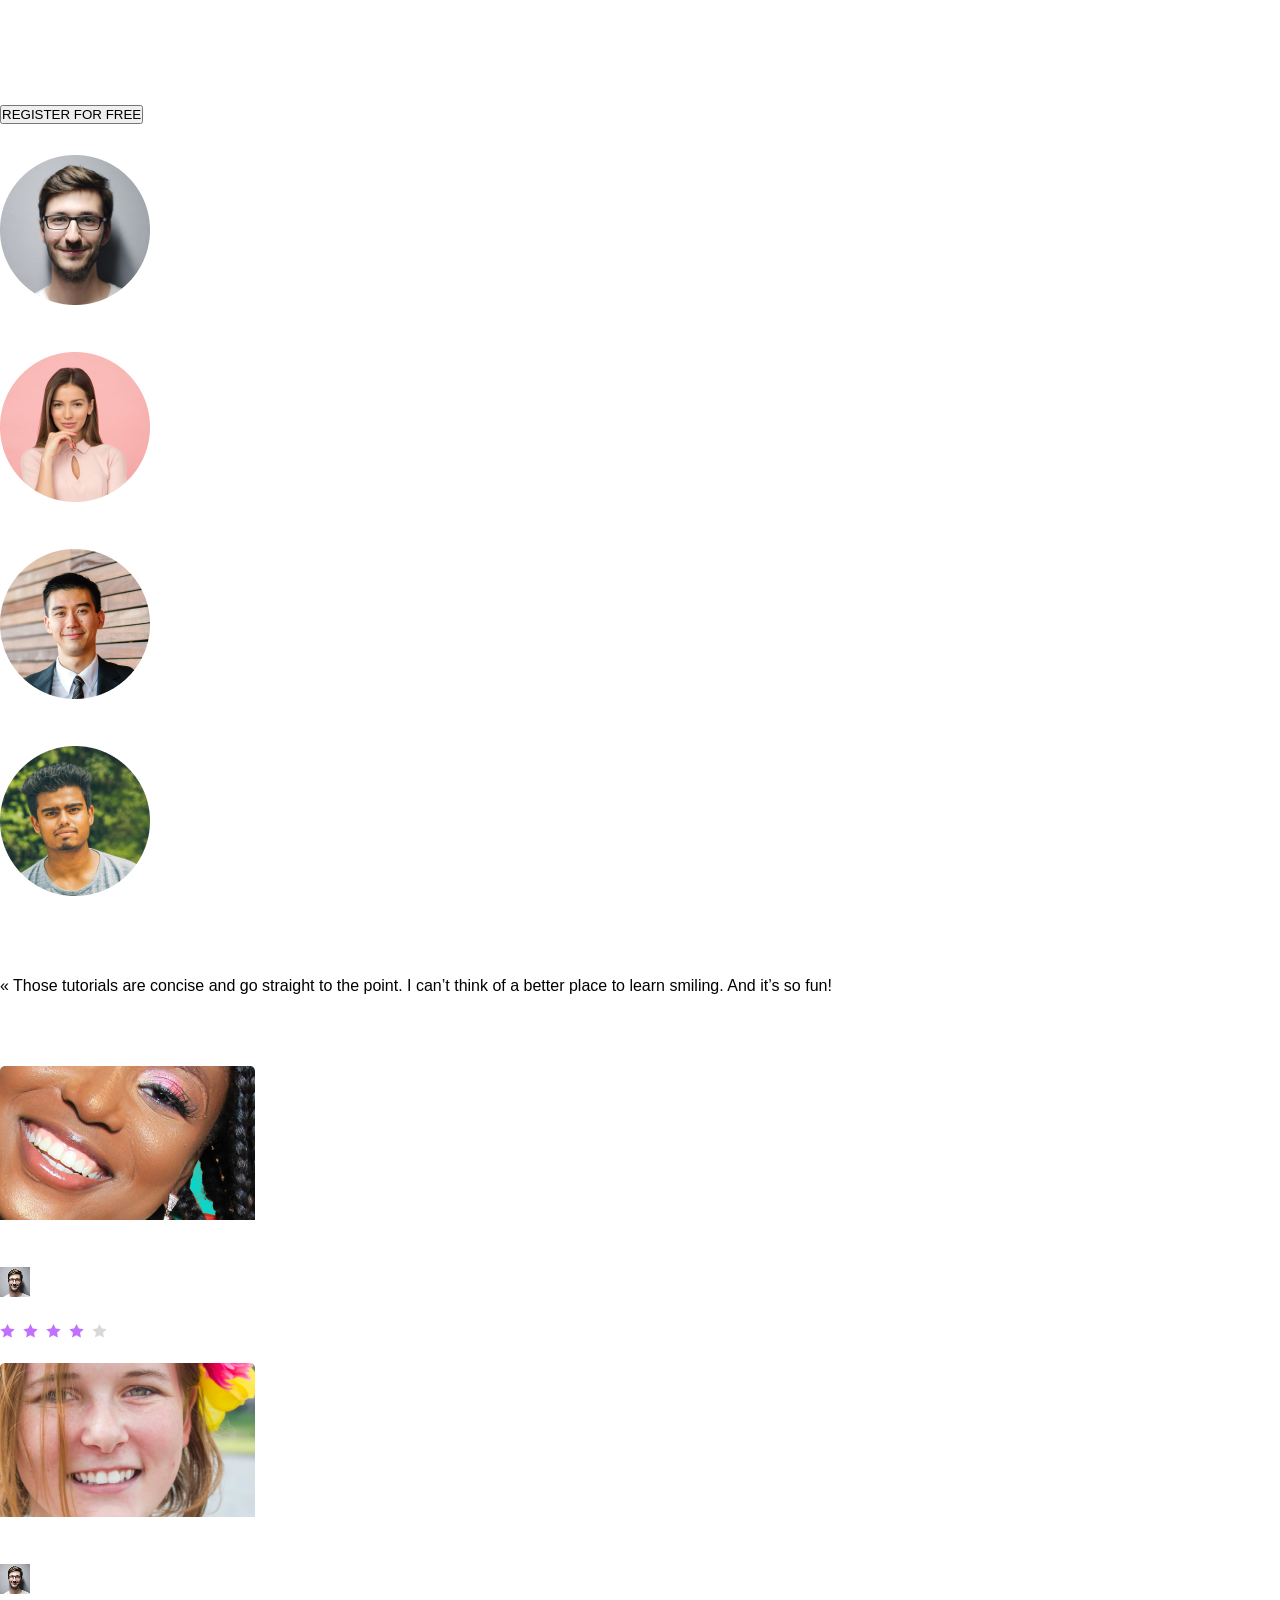
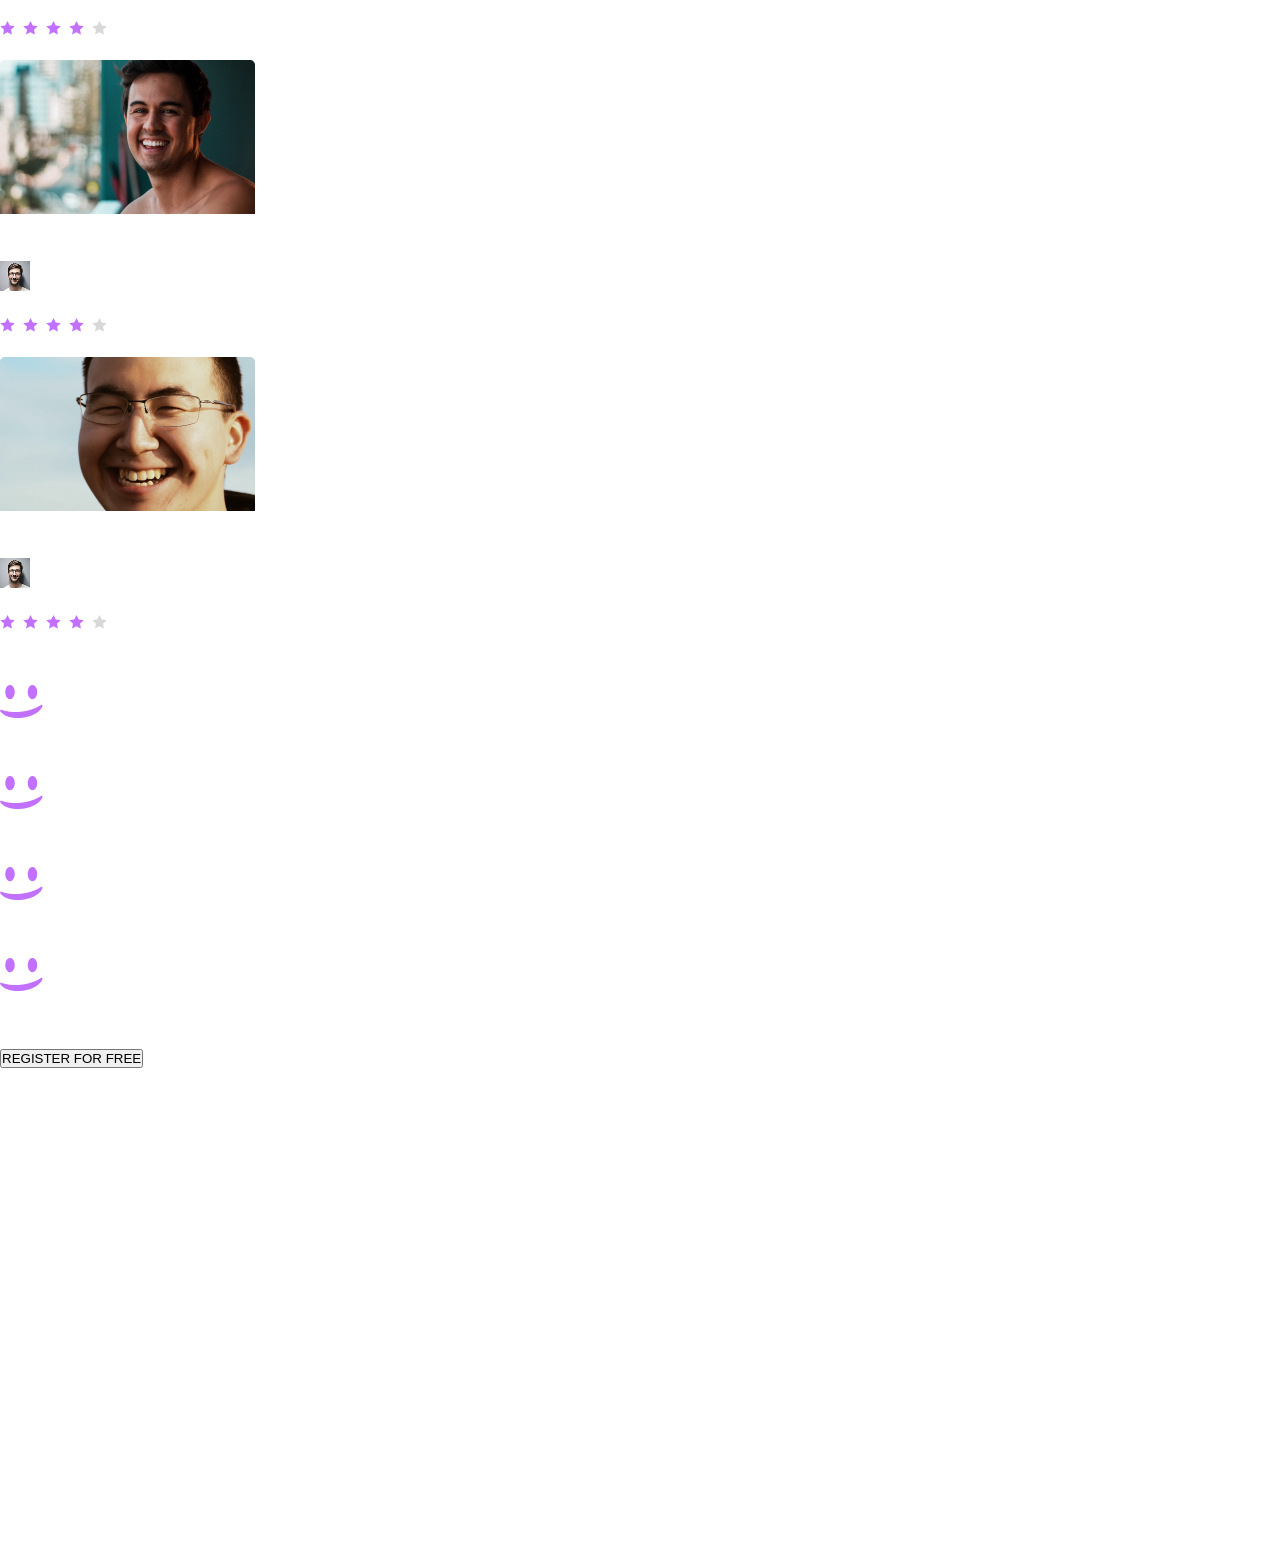
<file: css_advanced/task_1/index.html>
<!doctype html>
<html lang="en">
    <head>
        <meta charset="UTF-8" />
        <meta name="viewport" content="width=device-width, initial-scale=1.0" />
        <title>Smile School</title>
        <link rel="stylesheet" href="styles.css" />
    </head>
    <body>
        <header class="header">
            <a href="#" class="logo">
                <img src="./logo.png" alt="Smile School Logo" />
            </a>
            <nav class="menu">
                <a href="#COURSES">COURSES</a>
                <a href="#PRICING">PRICING</a>
                <a href="#LOGIN">LOGIN</a>
            </nav>
        </header>
        <main>
            <section class="part">
                <div>
                    <h1>Get schooled</h1>
                    <p>SMILES GRIN LAUGH</p>
                    <button>REGISTER FOR FREE</button>
                </div>
                <div>
                    <h2>Learn from the pros</h2>
                    <div>
                        <img src="./profile-1.png" alt="IMAGE" />
                        <h3>Phillip Massey</h3>
                        <p>« Smile of the year » 2018 - 2019</p>
                    </div>
                    <div>
                        <img src="./profile-2.png" alt="IMAGE" />
                        <h3>Nannie Lawrence</h3>
                        <p>Best « little smile » 2017</p>
                    </div>
                    <div>
                        <img src="./profile-3.png" alt="IMAGE" />
                        <h3>Bruce Walters</h3>
                        <p>Best « Friend Smile » live performance 2019</p>
                    </div>
                    <div>
                        <img src="./profile-4.png" alt="IMAGE" />
                        <h3>Henry Hughes</h3>
                        <p>« 24h smiles » winner 2016 - 2019</p>
                    </div>
                </div>
            </section>
            <section class="part_1_testimonials">
                <div class="avatar">
                    <img src="./logo.png" alt="IMAGE" />
                </div>
                <div class="text">
                    <blockquote>
                        « Those tutorials are concise and go straight to the
                        point. I can’t think of a better place to learn smiling.
                        And it’s so fun!
                    </blockquote>
                    <p>Person Name</p>
                    <p>weather presenter </p>
                </div>
            </section>
            <section class="part_2_tutorials">
                <h1 class="title">TITLE</h1>
                <div class="tutorials">
                    <div class="tutorial">
                        <img src="./video1.png" alt="IMAGE" />
                        <h3>Diagonal Smile</h3>
                        <p
                            >Lorem ipsum dolor sit amet, consect adipiscing
                            elit, sed do eiusmod.</p
                        >
                        <div class="author">
                            <img src="./author.png" alt="IMAGE" />
                            <h3>Phillip Massey</h3>
                        </div>
                        <div class="rating">
                            <div>
                                <img src="./rating.png" alt="IMAGE" />
                            </div>
                            <p>8 min</p>
                        </div>
                    </div>
                    <div>
                        <img src="./video2.png" alt="IMAGE" />
                        <h3>Sad Smile</h3>
                        <p>
                            Lorem ipsum dolor sit amet, consect adipiscing elit,
                            sed do eiusmod.
                        </p>
                        <div class="author">
                            <img src="./author.png" alt="IMAGE" />
                            <h3>Phillip Massey</h3>
                        </div>
                        <div class="rating">
                            <div>
                                <img src="./rating.png" alt="IMAGE" />
                            </div>
                            <p>8 min</p>
                        </div>
                    </div>
                    <div>
                        <img src="./video3.png" alt="IMAGE" />
                        <h3>Natural Smile</h3>
                        <p>
                            Lorem ipsum dolor sit amet, consect adipiscing elit,
                            sed do eiusmod.
                        </p>
                        <div class="author">
                            <img src="./author.png" alt="IMAGE" />
                            <h3>Phillip Massey</h3>
                        </div>
                        <div class="rating">
                            <div>
                                <img src="./rating.png" alt="IMAGE" />
                            </div>
                            <p>8 min</p>
                        </div>
                    </div>
                    <div>
                        <img src="./video4.png" alt="IMAGE" />
                        <h3>Happy Smile</h3>
                        <p>
                            Lorem ipsum dolor sit amet, consect adipiscing elit,
                            sed do eiusmod.
                        </p>
                        <div class="author">
                            <img src="./author.png" alt="IMAGE" />
                            <h3>Phillip Massey</h3>
                        </div>
                        <div class="rating">
                            <div>
                                <img src="./rating.png" alt="IMAGE" />
                            </div>
                            <p>8 min</p>
                        </div>
                    </div>
                </div>
            </section>
            <section class="part_3_free_membership">
                <h1>Free membership</h1>
                <div class="memberships">
                    <div class="membership">
                        <img src="./smile.png" alt="IMAGE" />
                        <h2>Lorem ipsum</h2>
                        <p
                            >Lorem ipsum dolor sit amet, consectetur adipiscing
                            elit.</p
                        >
                    </div>
                    <div class="membership">
                        <img src="./smile.png" alt="IMAGE" />
                        <h2>Lorem ipsum</h2>
                        <p
                            >Lorem ipsum dolor sit amet, consectetur adipiscing
                            elit.</p
                        >
                    </div>
                    <div class="membership">
                        <img src="./smile.png" alt="IMAGE" />
                        <h2>Lorem ipsum</h2>
                        <p
                            >Lorem ipsum dolor sit amet, consectetur adipiscing
                            elit.</p
                        >
                    </div>
                    <div class="membership">
                        <img src="./smile.png" alt="IMAGE" />
                        <h2>Lorem ipsum</h2>
                        <p
                            >Lorem ipsum dolor sit amet, consectetur adipiscing
                            elit.</p
                        >
                    </div>
                </div>
                <button class="register_button">REGISTER FOR FREE</button>
            </section>
            <section class="part_4_faq">
                <h1>F.A.Q.</h1>
                <div>
                    <div>
                        <div>
                            <h2>How does this work?</h2>
                            <p
                                >Lorem ipsum dolor sit amet, consectetur
                                adipiscing elit, sed do eiusmod tempor
                                incididunt ut labore et dolore magna aliqua. Ut
                                enim ad minim veniam, quis nostrud exercitation
                                ullamco laboris nisi ut aliquip ex ea commodo
                                consequat. Duis aute irure dolor in
                                reprehenderit in voluptate velit esse cillum
                                dolore eu fugiat nulla pariatur. Excepteur sint
                                occaecat cupidatat non proident, sunt in culpa
                                qui officia deserunt mollit anim id est
                                laborum.</p
                            >
                        </div>
                        <div>
                            <h2>How does this work?</h2>
                            <p
                                >Lorem ipsum dolor sit amet, consectetur
                                adipiscing elit, sed do eiusmod tempor
                                incididunt ut labore et dolore magna aliqua. Ut
                                enim ad minim veniam, quis nostrud exercitation
                                ullamco laboris nisi ut aliquip ex ea commodo
                                consequat. Duis aute irure dolor in
                                reprehenderit in voluptate velit esse cillum
                                dolore eu fugiat nulla pariatur. Excepteur sint
                                occaecat cupidatat non proident, sunt in culpa
                                qui officia deserunt mollit anim id est
                                laborum.</p
                            >
                        </div>
                    </div>
                    <div>
                        <div>
                            <h2>How does this work?</h2>
                            <p
                                >Lorem ipsum dolor sit amet, consectetur
                                adipiscing elit, sed do eiusmod tempor
                                incididunt ut labore et dolore magna aliqua. Ut
                                enim ad minim veniam, quis nostrud exercitation
                                ullamco laboris nisi ut aliquip ex ea commodo
                                consequat. Duis aute irure dolor in
                                reprehenderit in voluptate velit esse cillum
                                dolore eu fugiat nulla pariatur. Excepteur sint
                                occaecat cupidatat non proident, sunt in culpa
                                qui officia deserunt mollit anim id est
                                laborum.</p
                            >
                        </div>
                        <div>
                            <h2>How does this work?</h2>
                            <p
                                >Lorem ipsum dolor sit amet, consectetur
                                adipiscing elit, sed do eiusmod tempor
                                incididunt ut labore et dolore magna aliqua. Ut
                                enim ad minim veniam, quis nostrud exercitation
                                ullamco laboris nisi ut aliquip ex ea commodo
                                consequat. Duis aute irure dolor in
                                reprehenderit in voluptate velit esse cillum
                                dolore eu fugiat nulla pariatur. Excepteur sint
                                occaecat cupidatat non proident, sunt in culpa
                                qui officia deserunt mollit anim id est
                                laborum.</p
                            >
                        </div>
                    </div>
                </div>
            </section>
        </main>
        <footer>
            <div class="container">
                <div class="logo">
                    <img src="./logo.png" alt="Smile School Logo" />
                </div>
                <div class="socials">
                    <a href="#"> <img src="./facebook.png" alt="Social 1" /></a>
                    <a href="#"> <img src="./twitter.png" alt="Social 2" /></a>
                    <a href="#">
                        <img src="./instagram.png" alt="Social 3"
                    /></a>
                </div>
                <p>©smileschool 2020</p>
            </div>
        </footer>
    </body>
</html>
</file>
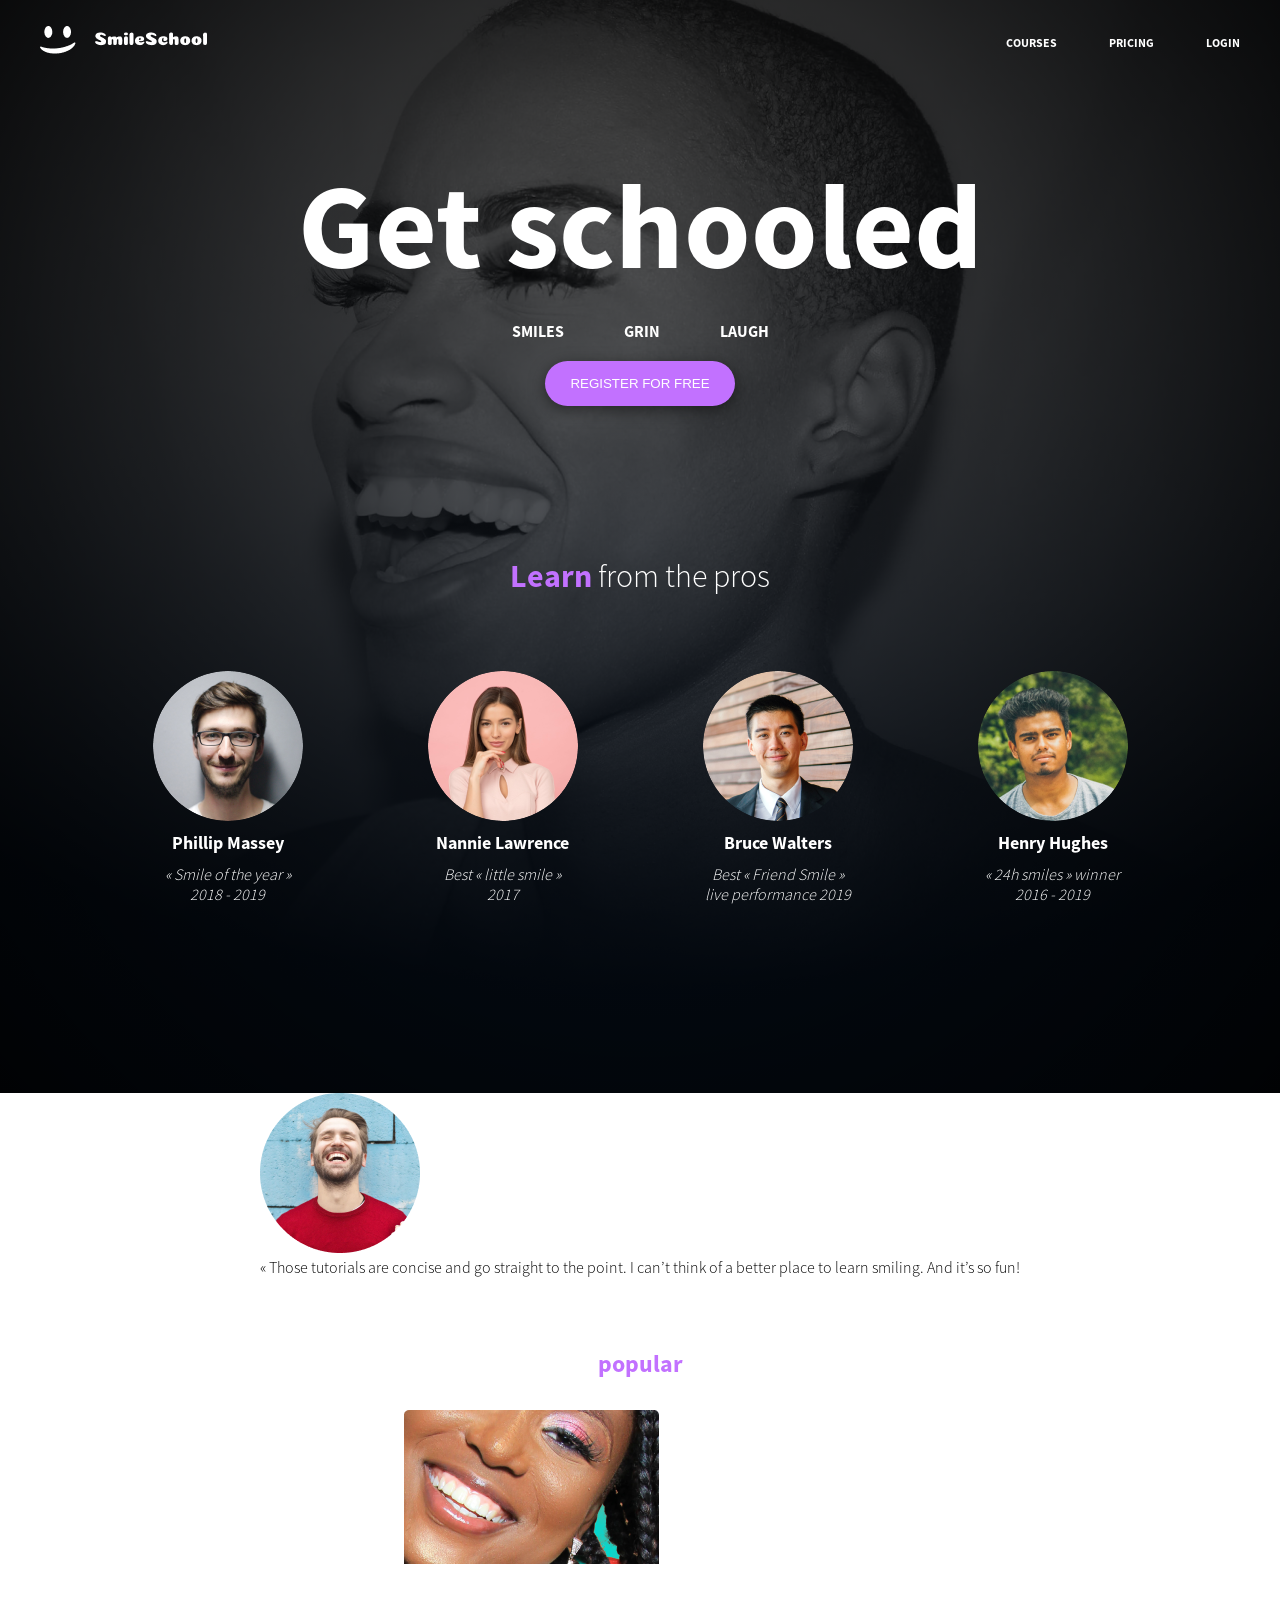
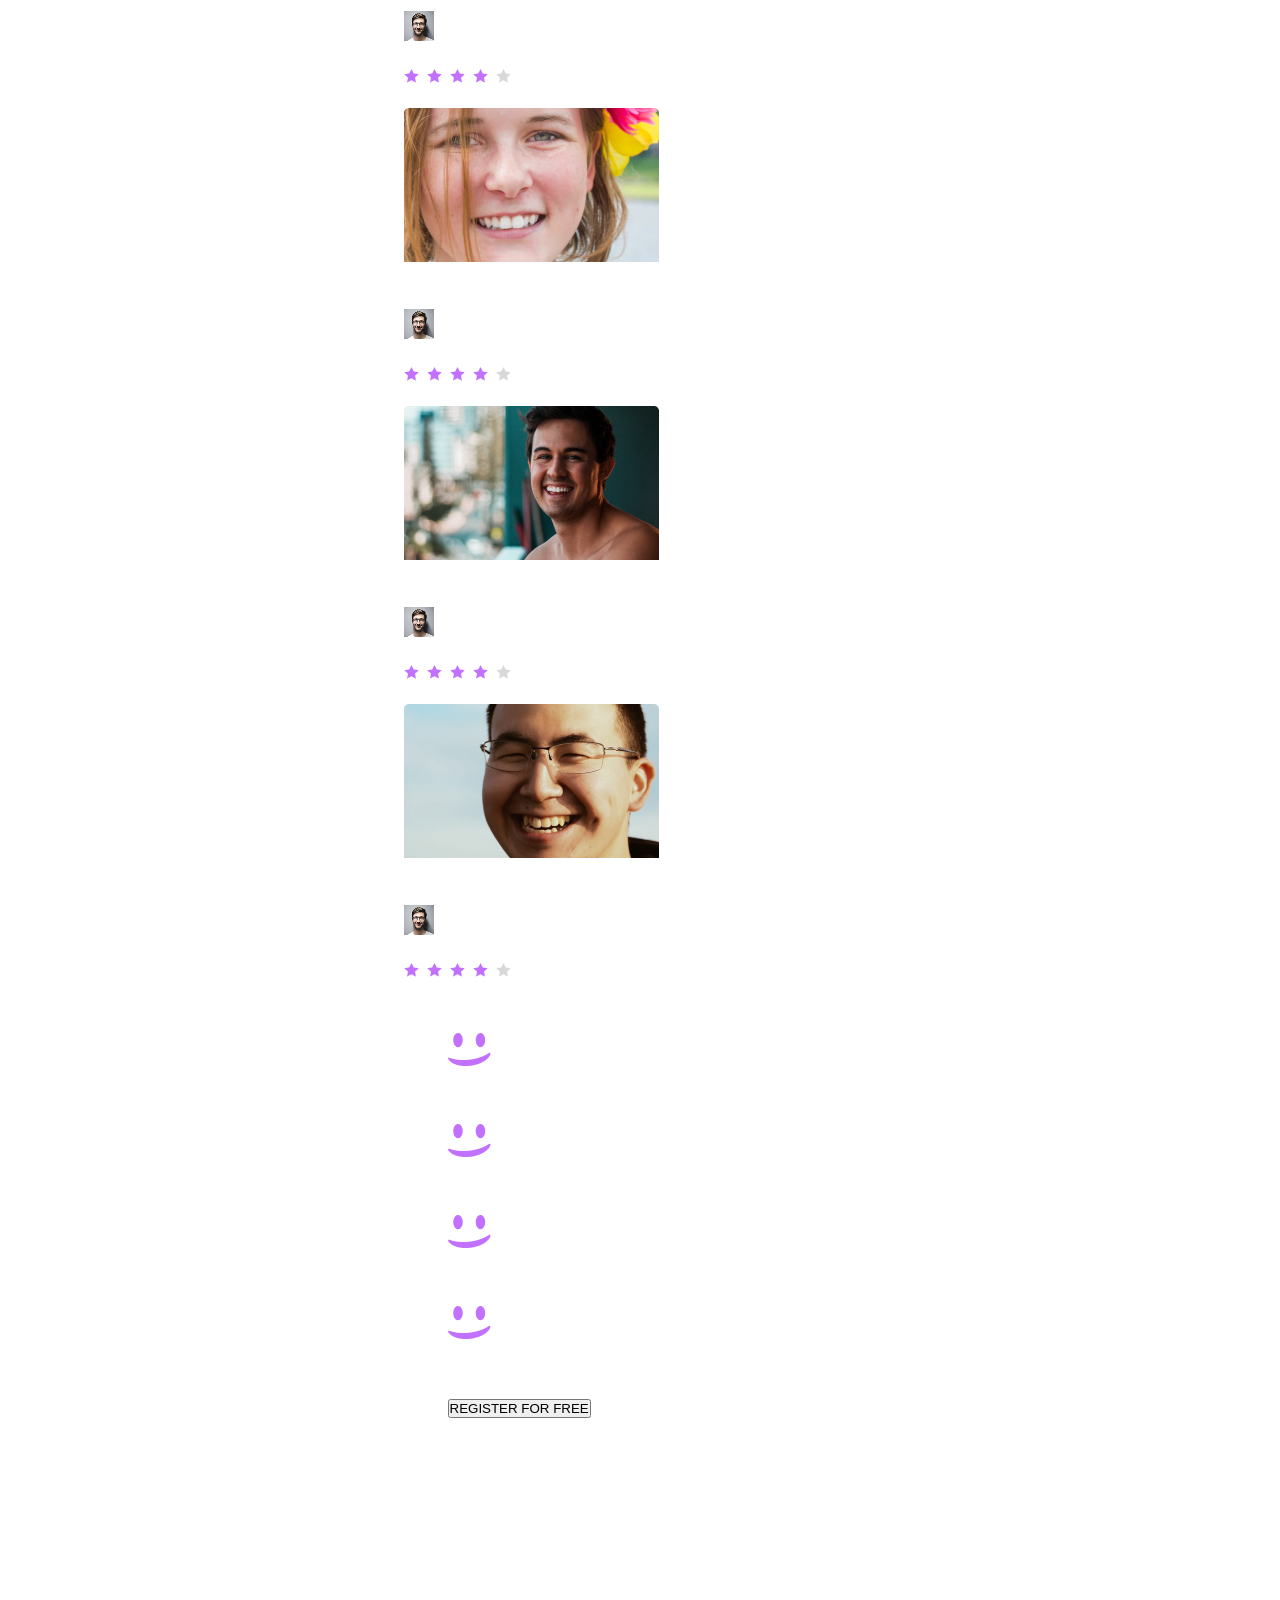
<file: css_advanced/task_2/index.html>
<!doctype html>
<html lang="en">
    <head>
        <meta charset="UTF-8" />
        <meta name="viewport" content="width=device-width, initial-scale=1.0" />
        <title>Smile School</title>
        <link rel="stylesheet" href="./styles.css" />
    </head>
    <body>
        <header class="header">
            <a href="#" class="logo">
                <img src="./logo.png" alt="Smile School Logo" />
            </a>
            <nav class="menu">
                <a href="#COURSES">COURSES</a>
                <a href="#PRICING">PRICING</a>
                <a href="#LOGIN">LOGIN</a>
            </nav>
        </header>
        <main>
            <section class="hero">
                <div class="title">
                    <h1>Get schooled</h1>
                    <div class="keywords">
                        <span>SMILES</span>
                        <span>GRIN</span>
                        <span>LAUGH</span>
                    </div>
                    <button>REGISTER FOR FREE</button>
                </div>
                <div class="pros">
                    <h2>
                        <span class="purple-word">Learn</span> from the pros
                    </h2>
                    <div class="peoples">
                        <div class="people">
                            <img src="./profile-1.png" alt="IMAGE" />
                            <h3>Phillip Massey</h3>
                            <p>« Smile of the year » 2018 - 2019</p>
                        </div>
                        <div class="people">
                            <img src="./profile-2.png" alt="IMAGE" />
                            <h3>Nannie Lawrence</h3>
                            <p>Best « little smile » 2017</p>
                        </div>
                        <div class="people">
                            <img src="./profile-3.png" alt="IMAGE" />
                            <h3>Bruce Walters</h3>
                            <p>Best « Friend Smile » live performance 2019</p>
                        </div>
                        <div class="people">
                            <img src="./profile-4.png" alt="IMAGE" />
                            <h3>Henry Hughes</h3>
                            <p>« 24h smiles » winner 2016 - 2019</p>
                        </div>
                    </div>
                </div>
            </section>
            <section class="part_1_testimonials">
                <div class="main">
                    <div class="avatar">
                        <img src="./profile-5.png" alt="IMAGE" />
                    </div>
                    <div class="text">
                        <blockquote>
                            « Those tutorials are concise and go straight to the
                            point. I can’t think of a better place to learn
                            smiling. And it’s so fun!
                        </blockquote>
                        <p class="name">Person Name</p>
                        <p class="occupation">weather presenter</p>
                    </div>
                </div>
            </section>
            <section class="part_2_tutorials">
                <h1 class="title">
                    Most
                    <p class="purple-word">popular</p>
                    tutorials
                </h1>
                <div class="tutorials">
                    <div class="tutorial">
                        <img src="./video1.png" alt="IMAGE" />
                        <h3>Diagonal Smile</h3>
                        <p>
                            Lorem ipsum dolor sit amet, consect adipiscing elit,
                            sed do eiusmod.
                        </p>
                        <div class="author">
                            <img src="./author.png" alt="IMAGE" />
                            <h3>Phillip Massey</h3>
                        </div>
                        <div class="rating">
                            <div>
                                <img src="./rating.png" alt="IMAGE" />
                            </div>
                            <p>8 min</p>
                        </div>
                    </div>
                    <div class="tutorial">
                        <img src="./video2.png" alt="IMAGE" />
                        <h3>Sad Smile</h3>
                        <p>
                            Lorem ipsum dolor sit amet, consect adipiscing elit,
                            sed do eiusmod.
                        </p>
                        <div class="author">
                            <img src="./author.png" alt="IMAGE" />
                            <h3>Phillip Massey</h3>
                        </div>
                        <div class="rating">
                            <div>
                                <img src="./rating.png" alt="IMAGE" />
                            </div>
                            <p>8 min</p>
                        </div>
                    </div>
                    <div class="tutorial">
                        <img src="./video3.png" alt="IMAGE" />
                        <h3>Natural Smile</h3>
                        <p>
                            Lorem ipsum dolor sit amet, consect adipiscing elit,
                            sed do eiusmod.
                        </p>
                        <div class="author">
                            <img src="./author.png" alt="IMAGE" />
                            <h3>Phillip Massey</h3>
                        </div>
                        <div class="rating">
                            <div>
                                <img src="./rating.png" alt="IMAGE" />
                            </div>
                            <p>8 min</p>
                        </div>
                    </div>
                    <div class="tutorial">
                        <img src="./video4.png" alt="IMAGE" />
                        <h3>Happy Smile</h3>
                        <p>
                            Lorem ipsum dolor sit amet, consect adipiscing elit,
                            sed do eiusmod.
                        </p>
                        <div class="author">
                            <img src="./author.png" alt="IMAGE" />
                            <h3>Phillip Massey</h3>
                        </div>
                        <div class="rating">
                            <div class="stars">
                                <img src="./rating.png" alt="IMAGE" />
                            </div>
                            <p>8 min</p>
                        </div>
                    </div>
                </div>
            </section>
            <section class="part_3_free_membership">
                <h1>Free membership</h1>
                <div class="memberships">
                    <div class="membership">
                        <img src="./smile.png" alt="IMAGE" />
                        <h2>Lorem ipsum</h2>
                        <p>
                            Lorem ipsum dolor sit amet, consectetur adipiscing
                            elit.
                        </p>
                    </div>
                    <div class="membership">
                        <img src="./smile.png" alt="IMAGE" />
                        <h2>Lorem ipsum</h2>
                        <p>
                            Lorem ipsum dolor sit amet, consectetur adipiscing
                            elit.
                        </p>
                    </div>
                    <div class="membership">
                        <img src="./smile.png" alt="IMAGE" />
                        <h2>Lorem ipsum</h2>
                        <p>
                            Lorem ipsum dolor sit amet, consectetur adipiscing
                            elit.
                        </p>
                    </div>
                    <div class="membership">
                        <img src="./smile.png" alt="IMAGE" />
                        <h2>Lorem ipsum</h2>
                        <p>
                            Lorem ipsum dolor sit amet, consectetur adipiscing
                            elit.
                        </p>
                    </div>
                </div>
                <button class="register_button">REGISTER FOR FREE</button>
            </section>
            <section class="part_4_faq">
                <h1>F.A.Q.</h1>
                <div class="main">
                    <div class="faq">
                        <div class="item">
                            <h2>How does this work?</h2>
                            <p>
                                Lorem ipsum dolor sit amet, consectetur
                                adipiscing elit, sed do eiusmod tempor
                                incididunt ut labore et dolore magna aliqua. Ut
                                enim ad minim veniam, quis nostrud exercitation
                                ullamco laboris nisi ut aliquip ex ea commodo
                                consequat. Duis aute irure dolor in
                                reprehenderit in voluptate velit esse cillum
                                dolore eu fugiat nulla pariatur. Excepteur sint
                                occaecat cupidatat non proident, sunt in culpa
                                qui officia deserunt mollit anim id est laborum.
                            </p>
                        </div>
                        <div class="item">
                            <h2>How does this work?</h2>
                            <p>
                                Lorem ipsum dolor sit amet, consectetur
                                adipiscing elit, sed do eiusmod tempor
                                incididunt ut labore et dolore magna aliqua. Ut
                                enim ad minim veniam, quis nostrud exercitation
                                ullamco laboris nisi ut aliquip ex ea commodo
                                consequat. Duis aute irure dolor in
                                reprehenderit in voluptate velit esse cillum
                                dolore eu fugiat nulla pariatur. Excepteur sint
                                occaecat cupidatat non proident, sunt in culpa
                                qui officia deserunt mollit anim id est laborum.
                            </p>
                        </div>
                    </div>
                    <div class="faq">
                        <div class="item">
                            <h2>How does this work?</h2>
                            <p>
                                Lorem ipsum dolor sit amet, consectetur
                                adipiscing elit, sed do eiusmod tempor
                                incididunt ut labore et dolore magna aliqua. Ut
                                enim ad minim veniam, quis nostrud exercitation
                                ullamco laboris nisi ut aliquip ex ea commodo
                                consequat. Duis aute irure dolor in
                                reprehenderit in voluptate velit esse cillum
                                dolore eu fugiat nulla pariatur. Excepteur sint
                                occaecat cupidatat non proident, sunt in culpa
                                qui officia deserunt mollit anim id est laborum.
                            </p>
                        </div>
                        <div class="item">
                            <h2>How does this work?</h2>
                            <p>
                                Lorem ipsum dolor sit amet, consectetur
                                adipiscing elit, sed do eiusmod tempor
                                incididunt ut labore et dolore magna aliqua. Ut
                                enim ad minim veniam, quis nostrud exercitation
                                ullamco laboris nisi ut aliquip ex ea commodo
                                consequat. Duis aute irure dolor in
                                reprehenderit in voluptate velit esse cillum
                                dolore eu fugiat nulla pariatur. Excepteur sint
                                occaecat cupidatat non proident, sunt in culpa
                                qui officia deserunt mollit anim id est laborum.
                            </p>
                        </div>
                    </div>
                </div>
            </section>
        </main>
        <footer>
            <div class="container">
                <div class="logos">
                    <div class="logo">
                        <img src="./logo.png" alt="Smile School Logo" />
                    </div>
                    <div class="socials">
                        <a href="#">
                            <img src="./facebook.png" alt="Social 1"
                        /></a>
                        <a href="#">
                            <img src="./twitter.png" alt="Social 2"
                        /></a>
                        <a href="#">
                            <img src="./instagram.png" alt="Social 3"
                        /></a>
                    </div>
                </div>
                <p>©smileschool 2020</p>
            </div>
        </footer>
    </body>
</html>
</file>
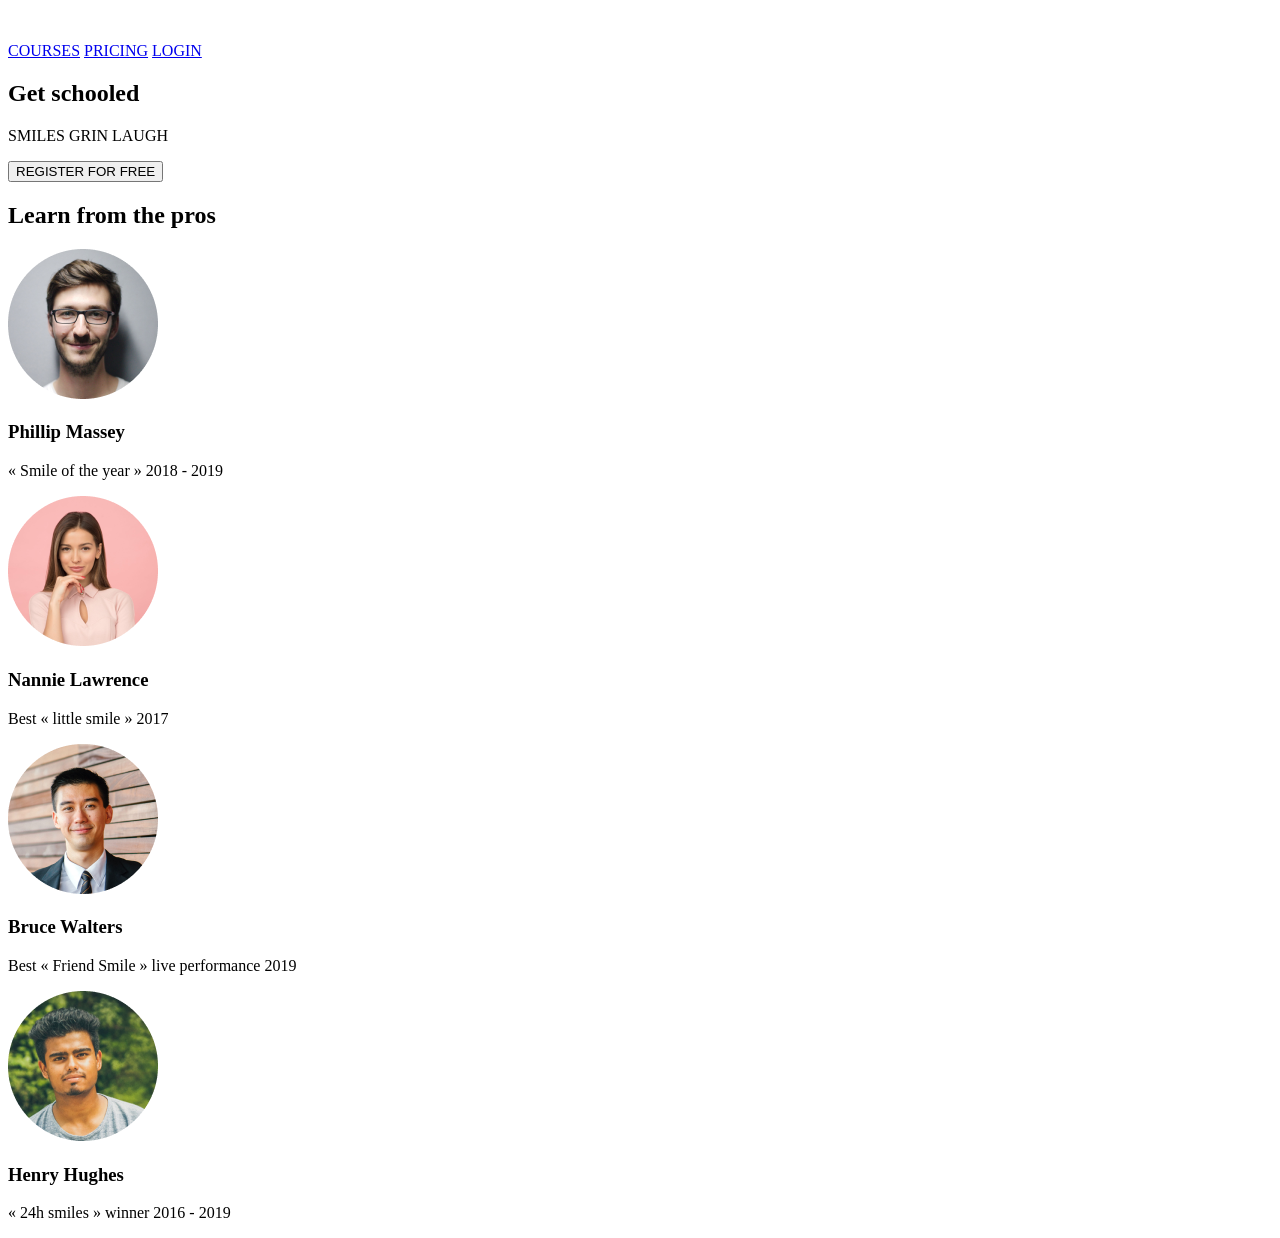
<file: html_advanced/task_2/index.html>
<!doctype html>
<html lang="en">
    <head>
        <meta charset="UTF-8" />
        <meta name="viewport" content="width=device-width, initial-scale=1.0" />
        <title>Smile School</title>
    </head>
    <body>
        <header class="header">
            <a href="#" class="logo">
                <img src="./logo.png" alt="Smile School Logo" />
            </a>
            <nav class="menu">
                <a href="#COURSES">COURSES</a>
                <a href="#PRICING">PRICING</a>
                <a href="#LOGIN">LOGIN</a>
            </nav>
        </header>
        <main class="main_part">
            <section class="part_1">
                <div>
                    <h1>Get schooled</h1>
                    <p>SMILES GRIN LAUGH</p>
                    <button>REGISTER FOR FREE</button>
                </div>
                <div>
                    <h2>Learn from the pros</h2>
                    <div>
                        <div>
                            <img src="./profile-1.png" alt="IMAGE" />
                            <h3>Phillip Massey</h3>
                            <p>« Smile of the year » 2018 - 2019</p>
                        </div>
                        <div>
                            <img src="./profile-2.png" alt="IMAGE" />
                            <h3>Nannie Lawrence</h3>
                            <p>Best « little smile » 2017</p>
                        </div>
                        <div>
                            <img src="./profile-3.png" alt="IMAGE" />
                            <h3>Bruce Walters</h3>
                            <p>Best « Friend Smile » live performance 2019</p>
                        </div>
                        <div>
                            <img src="./profile-4.png" alt="IMAGE" />
                            <h3>Henry Hughes</h3>
                            <p>« 24h smiles » winner 2016 - 2019</p>
                        </div>
                    </div>
                </div>
            </section>
        </main>
    </body>
</html>
</file>
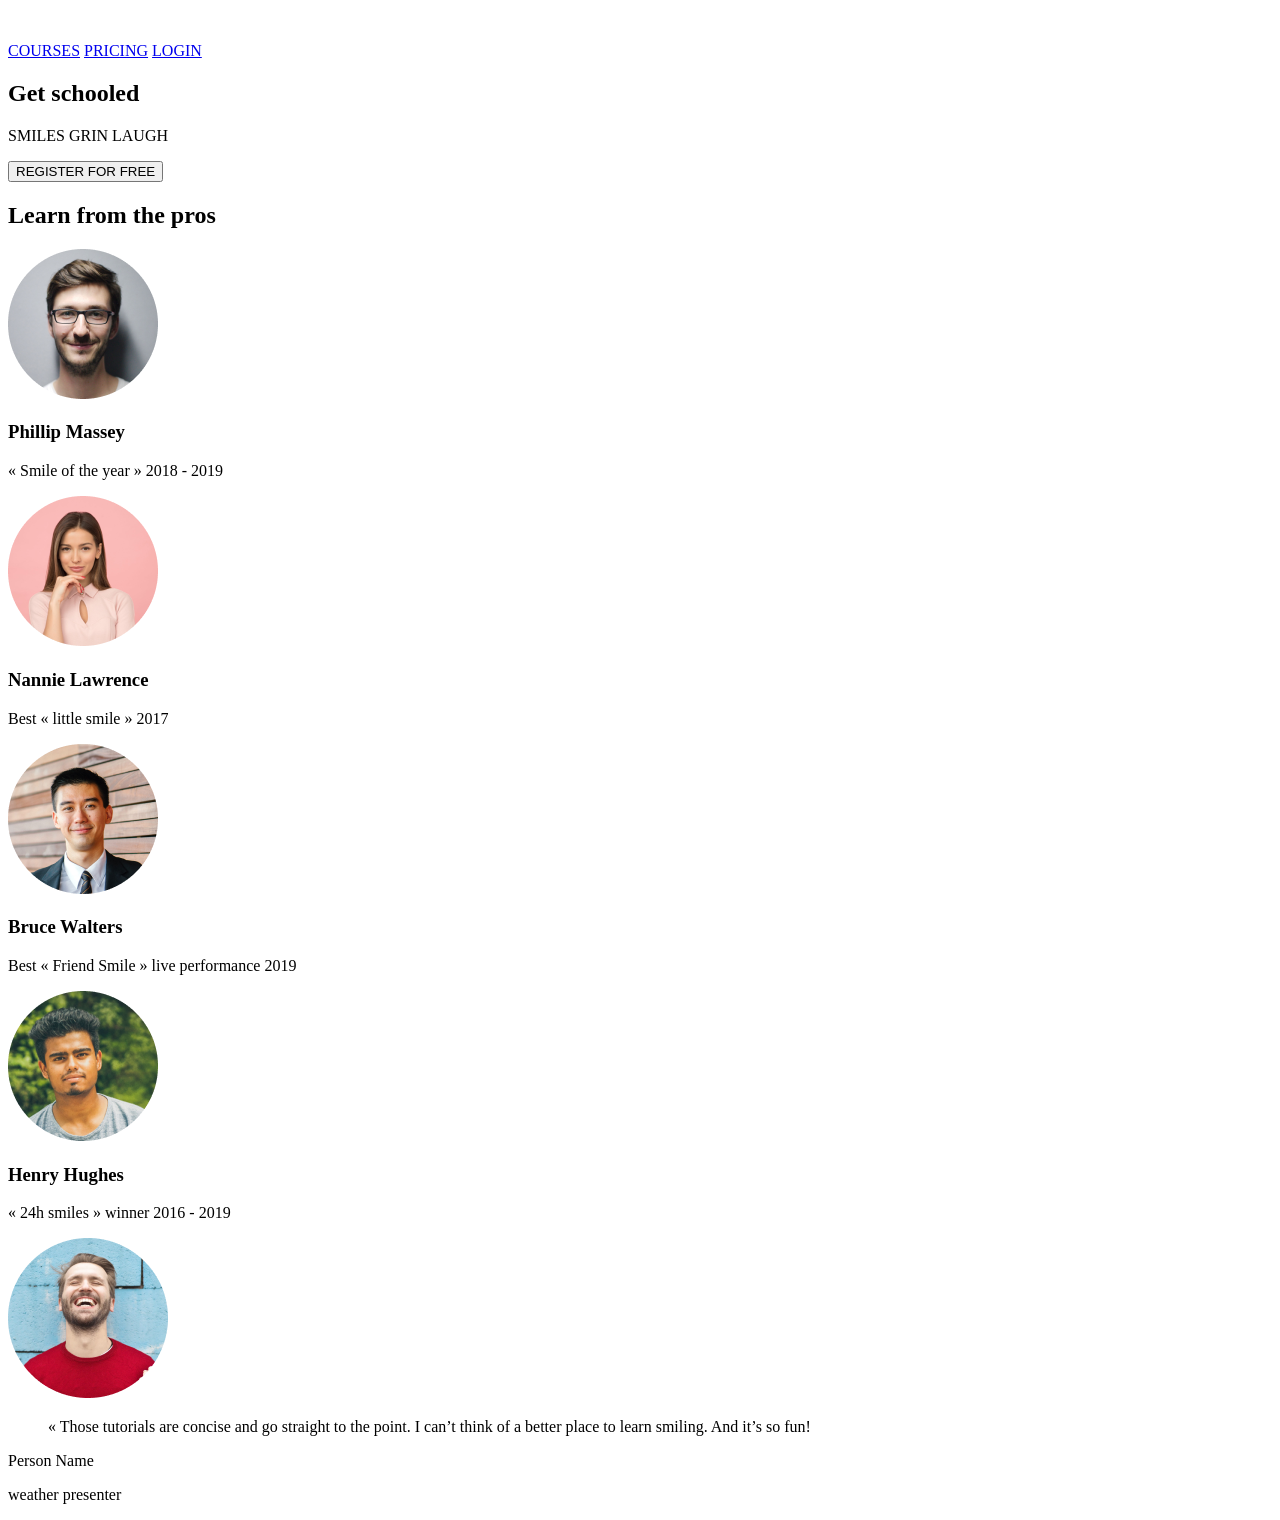
<file: html_advanced/task_3/index.html>
<!doctype html>
<html lang="en">
    <head>
        <meta charset="UTF-8" />
        <meta name="viewport" content="width=device-width, initial-scale=1.0" />
        <title>Smile School</title>
    </head>
    <body>
        <header class="header">
            <a href="#" class="logo">
                <img src="./logo.png" alt="Smile School Logo" />
            </a>
            <nav class="menu">
                <a href="#COURSES">COURSES</a>
                <a href="#PRICING">PRICING</a>
                <a href="#LOGIN">LOGIN</a>
            </nav>
        </header>
        <main>
            <section class="part">
                <div>
                    <h1>Get schooled</h1>
                    <p>SMILES GRIN LAUGH</p>
                    <button>REGISTER FOR FREE</button>
                </div>
                <div>
                    <h2>Learn from the pros</h2>
                    <div>
                        <img src="./profile-1.png" alt="IMAGE" />
                        <h3>Phillip Massey</h3>
                        <p>« Smile of the year » 2018 - 2019</p>
                    </div>
                    <div>
                        <img src="./profile-2.png" alt="IMAGE" />
                        <h3>Nannie Lawrence</h3>
                        <p>Best « little smile » 2017</p>
                    </div>
                    <div>
                        <img src="./profile-3.png" alt="IMAGE" />
                        <h3>Bruce Walters</h3>
                        <p>Best « Friend Smile » live performance 2019</p>
                    </div>
                    <div>
                        <img src="./profile-4.png" alt="IMAGE" />
                        <h3>Henry Hughes</h3>
                        <p>« 24h smiles » winner 2016 - 2019</p>
                    </div>
                </div>
            </section>
            <section class="part_1_testimonials">
                <div>
                    <img src="./profile-5.png" alt="IMAGE" />

                    <div class="text">
                        <blockquote>
                            « Those tutorials are concise and go straight to the
                            point. I can’t think of a better place to learn
                            smiling. And it’s so fun!
                        </blockquote>

                        <p>Person Name</p>
                        <p>weather presenter</p>
                    </div>
                </div>
            </section>
        </main>
    </body>
</html>
</file>
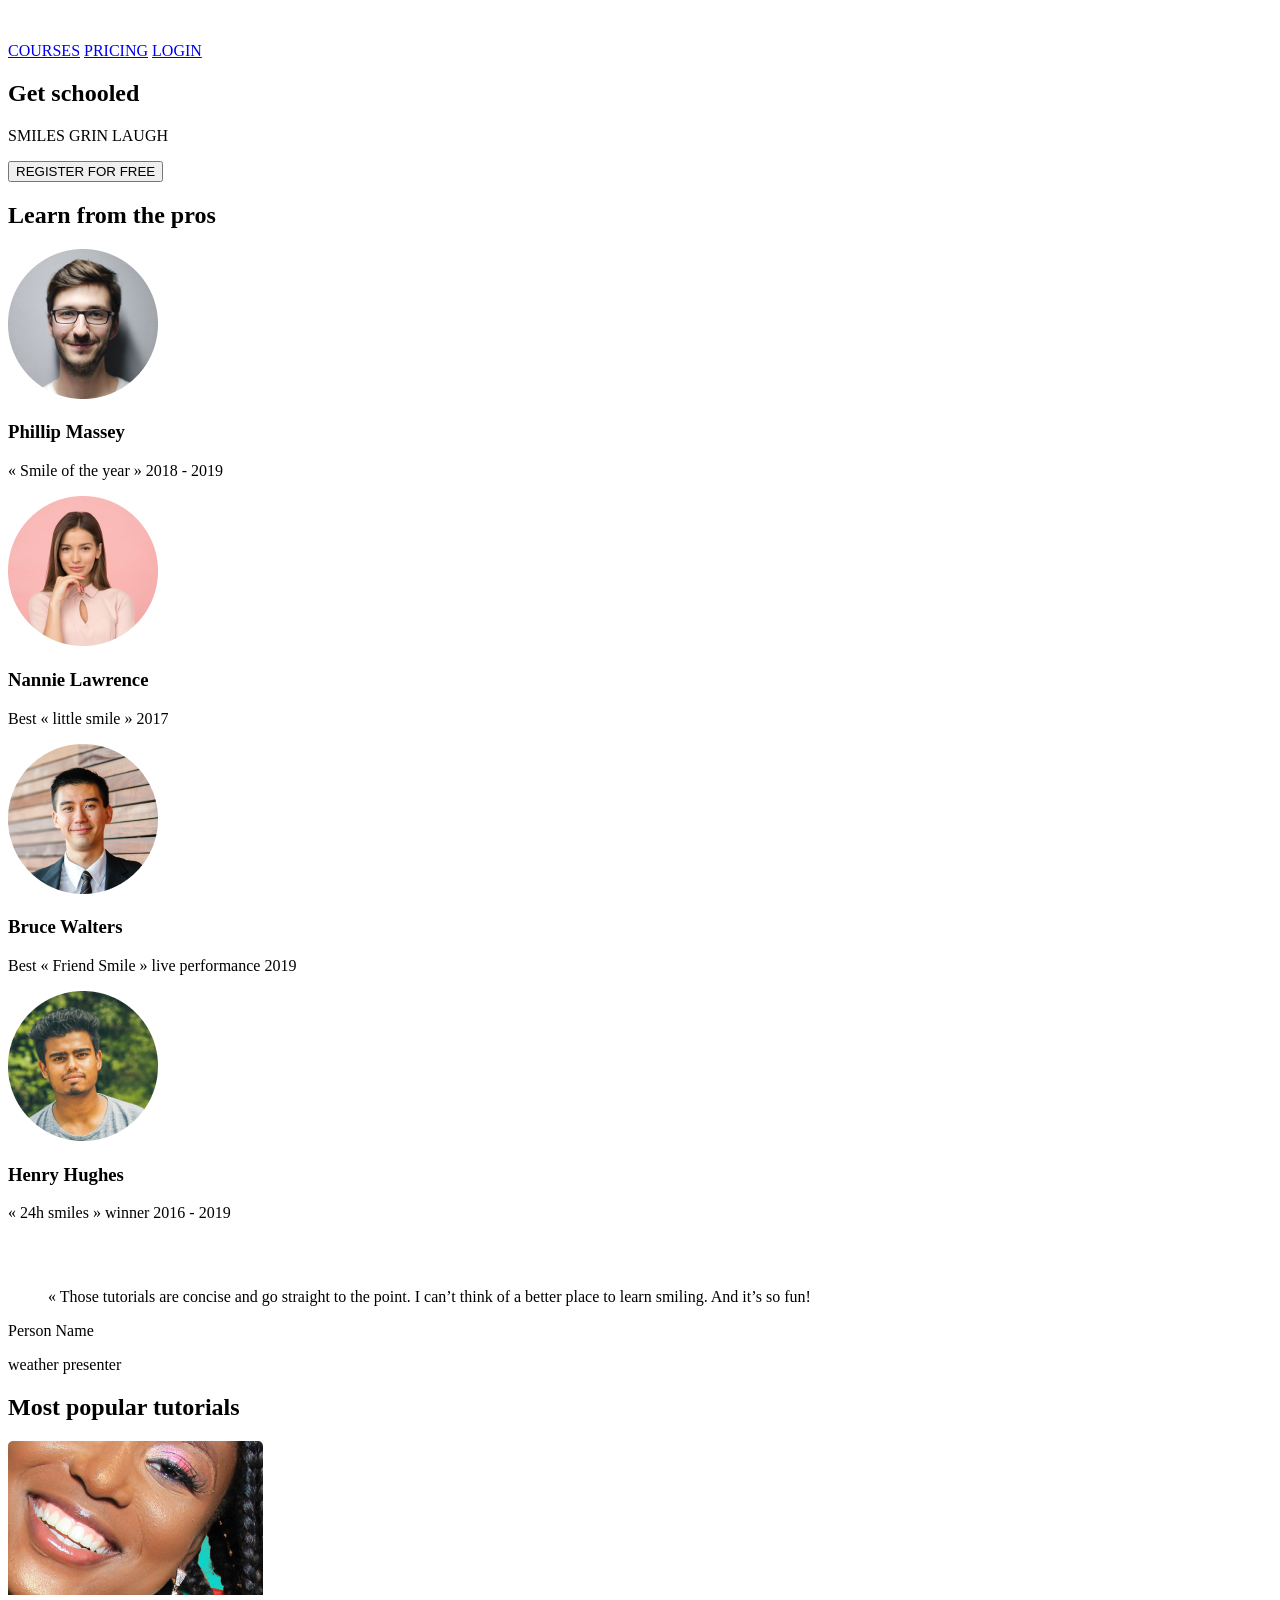
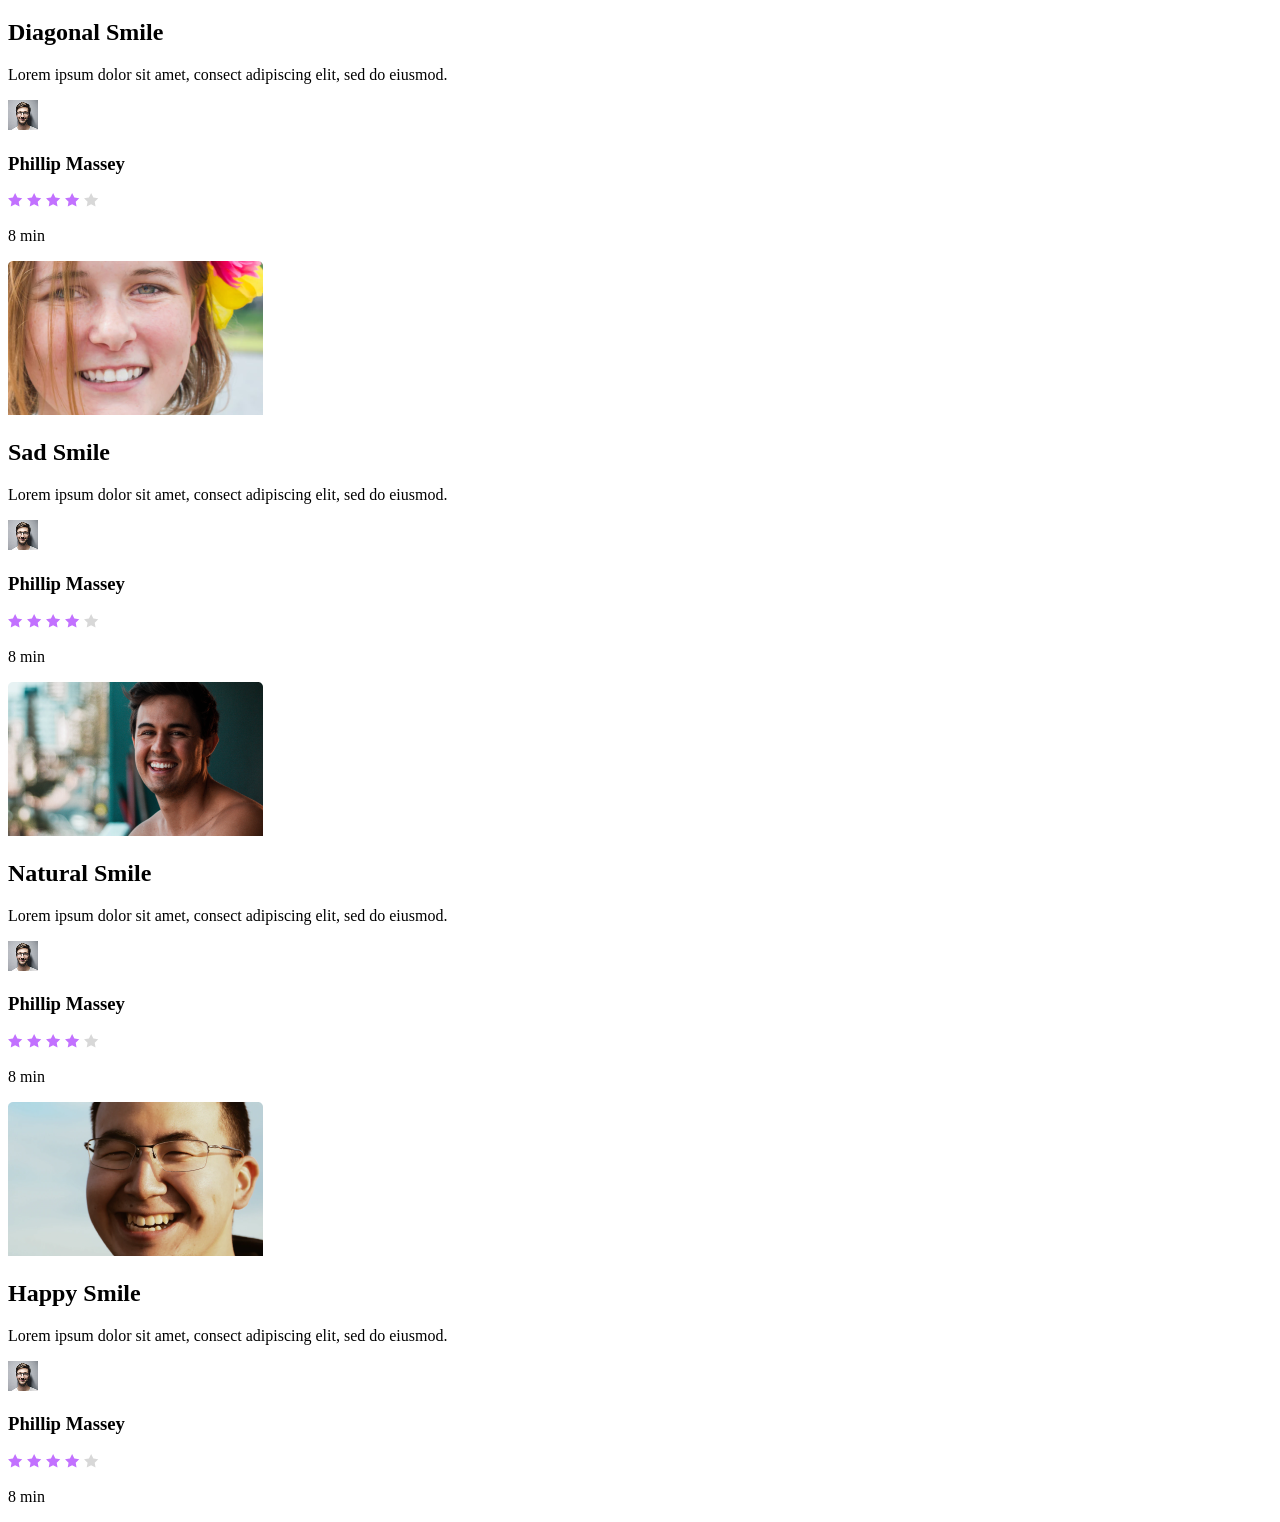
<file: html_advanced/task_4/index.html>
<!doctype html>
<html lang="en">
    <head>
        <meta charset="UTF-8" />
        <meta name="viewport" content="width=device-width, initial-scale=1.0" />
        <title>Smile School</title>
    </head>
    <body>
        <header class="header">
            <a href="#" class="logo">
                <img src="./logo.png" alt="Smile School Logo" />
            </a>
            <nav class="menu">
                <a href="#COURSES">COURSES</a>
                <a href="#PRICING">PRICING</a>
                <a href="#LOGIN">LOGIN</a>
            </nav>
        </header>
        <main>
            <section class="part">
                <div>
                    <h1>Get schooled</h1>
                    <p>SMILES GRIN LAUGH</p>
                    <button>REGISTER FOR FREE</button>
                </div>
                <div>
                    <h2>Learn from the pros</h2>
                    <div>
                        <img src="./profile-1.png" alt="IMAGE" />
                        <h3>Phillip Massey</h3>
                        <p>« Smile of the year » 2018 - 2019</p>
                    </div>
                    <div>
                        <img src="./profile-2.png" alt="IMAGE" />
                        <h3>Nannie Lawrence</h3>
                        <p>Best « little smile » 2017</p>
                    </div>
                    <div>
                        <img src="./profile-3.png" alt="IMAGE" />
                        <h3>Bruce Walters</h3>
                        <p>Best « Friend Smile » live performance 2019</p>
                    </div>
                    <div>
                        <img src="./profile-4.png" alt="IMAGE" />
                        <h3>Henry Hughes</h3>
                        <p>« 24h smiles » winner 2016 - 2019</p>
                    </div>
                </div>
            </section>
            <section class="part_1_testimonials">
                <div class="avatar">
                    <img src="./logo.png" alt="IMAGE" />
                </div>
                <div class="text">
                    <blockquote>
                        « Those tutorials are concise and go straight to the
                        point. I can’t think of a better place to learn smiling.
                        And it’s so fun!
                    </blockquote>
                    <p>Person Name</p>
                    <p>weather presenter</p>
                </div>
            </section>
            <section class="part_2_tutorials">
                <h1 class="title">Most popular tutorials</h1>
                <div class="tutorials">
                    <div class="tutorial">
                        <img src="./preview_1.png" alt="IMAGE" />
                        <h2>Diagonal Smile</h2>
                        <p>
                            Lorem ipsum dolor sit amet, consect adipiscing elit,
                            sed do eiusmod.
                        </p>
                        <div class="author">
                            <img src="./author.png" alt="IMAGE" />
                            <h3>Phillip Massey</h3>
                        </div>
                        <div class="rating">
                            <div class="stars">
                                <img src="./star_a.svg" alt="Star Full" />
                                <img src="./star_a.svg" alt="Star Full" />
                                <img src="./star_a.svg" alt="Star Full" />
                                <img src="./star_a.svg" alt="Star Full" />
                                <img src="./star_b.svg" alt="Star Empty" />
                            </div>
                            <p class="length">8 min</p>
                        </div>
                    </div>
                    <div class="tutorial">
                        <img src="./preview_2.png" alt="IMAGE" />
                        <h2>Sad Smile</h2>
                        <p>
                            Lorem ipsum dolor sit amet, consect adipiscing elit,
                            sed do eiusmod.
                        </p>
                        <div class="author">
                            <img src="./author.png" alt="IMAGE" />
                            <h3>Phillip Massey</h3>
                        </div>
                        <div class="rating">
                            <div class="stars">
                                <img src="./star_a.svg" alt="Star Full" />
                                <img src="./star_a.svg" alt="Star Full" />
                                <img src="./star_a.svg" alt="Star Full" />
                                <img src="./star_a.svg" alt="Star Full" />
                                <img src="./star_b.svg" alt="Star Empty" />
                            </div>
                            <p class="length">8 min</p>
                        </div>
                    </div>
                    <div class="tutorial">
                        <img src="./preview_3.png" alt="IMAGE" />
                        <h2>Natural Smile</h2>
                        <p>
                            Lorem ipsum dolor sit amet, consect adipiscing elit,
                            sed do eiusmod.
                        </p>
                        <div class="author">
                            <img src="./author.png" alt="IMAGE" />
                            <h3>Phillip Massey</h3>
                        </div>
                        <div class="rating">
                            <div class="stars">
                                <img src="./star_a.svg" alt="Star Full" />
                                <img src="./star_a.svg" alt="Star Full" />
                                <img src="./star_a.svg" alt="Star Full" />
                                <img src="./star_a.svg" alt="Star Full" />
                                <img src="./star_b.svg" alt="Star Empty" />
                            </div>
                            <p class="length">8 min</p>
                        </div>
                    </div>
                    <div class="tutorial">
                        <img src="./preview_4.png" alt="IMAGE" />
                        <h2>Happy Smile</h2>
                        <p>
                            Lorem ipsum dolor sit amet, consect adipiscing elit,
                            sed do eiusmod.
                        </p>
                        <div class="author">
                            <img src="./author.png" alt="IMAGE" />
                            <h3>Phillip Massey</h3>
                        </div>
                        <div class="rating">
                            <div class="stars">
                                <img src="./star_a.svg" alt="Star Full" />
                                <img src="./star_a.svg" alt="Star Full" />
                                <img src="./star_a.svg" alt="Star Full" />
                                <img src="./star_a.svg" alt="Star Full" />
                                <img src="./star_b.svg" alt="Star Empty" />
                            </div>
                            <p class="length">8 min</p>
                        </div>
                    </div>
                </div>
            </section>
        </main>
    </body>
</html>
</file>
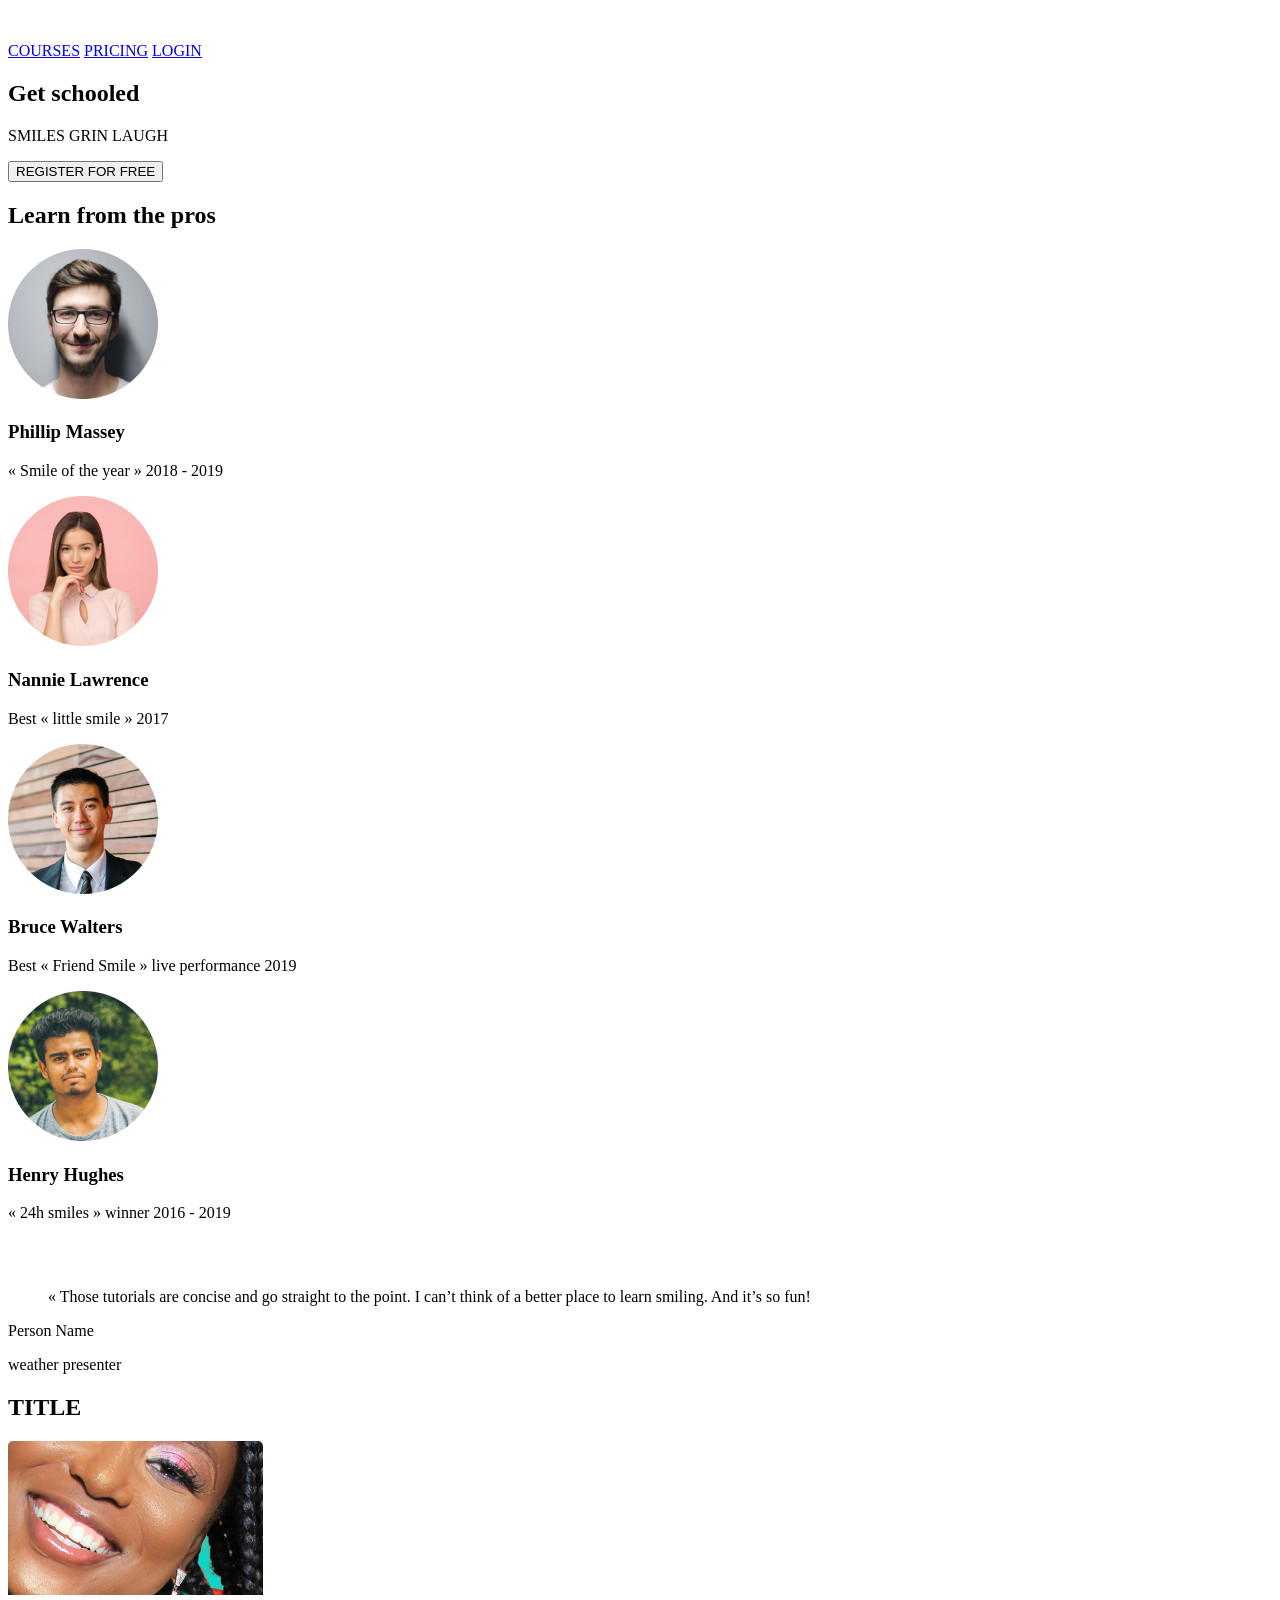
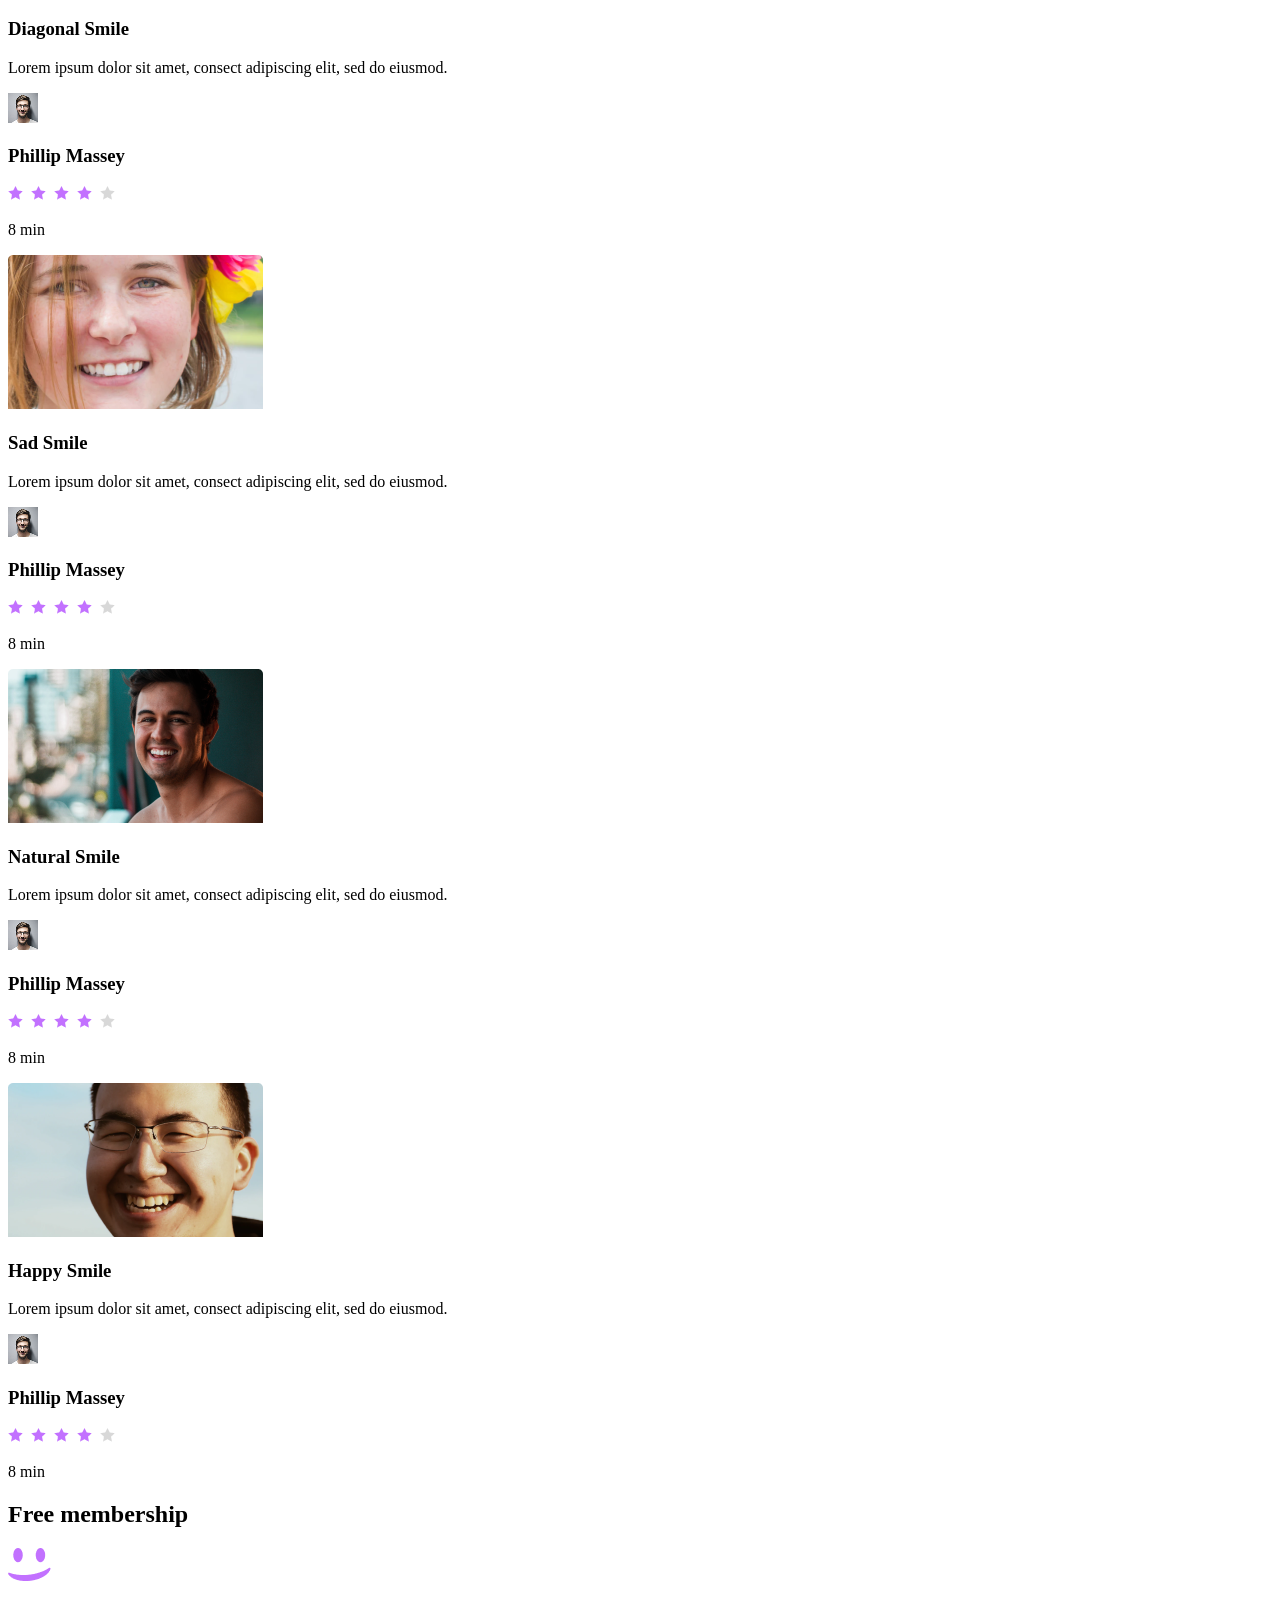
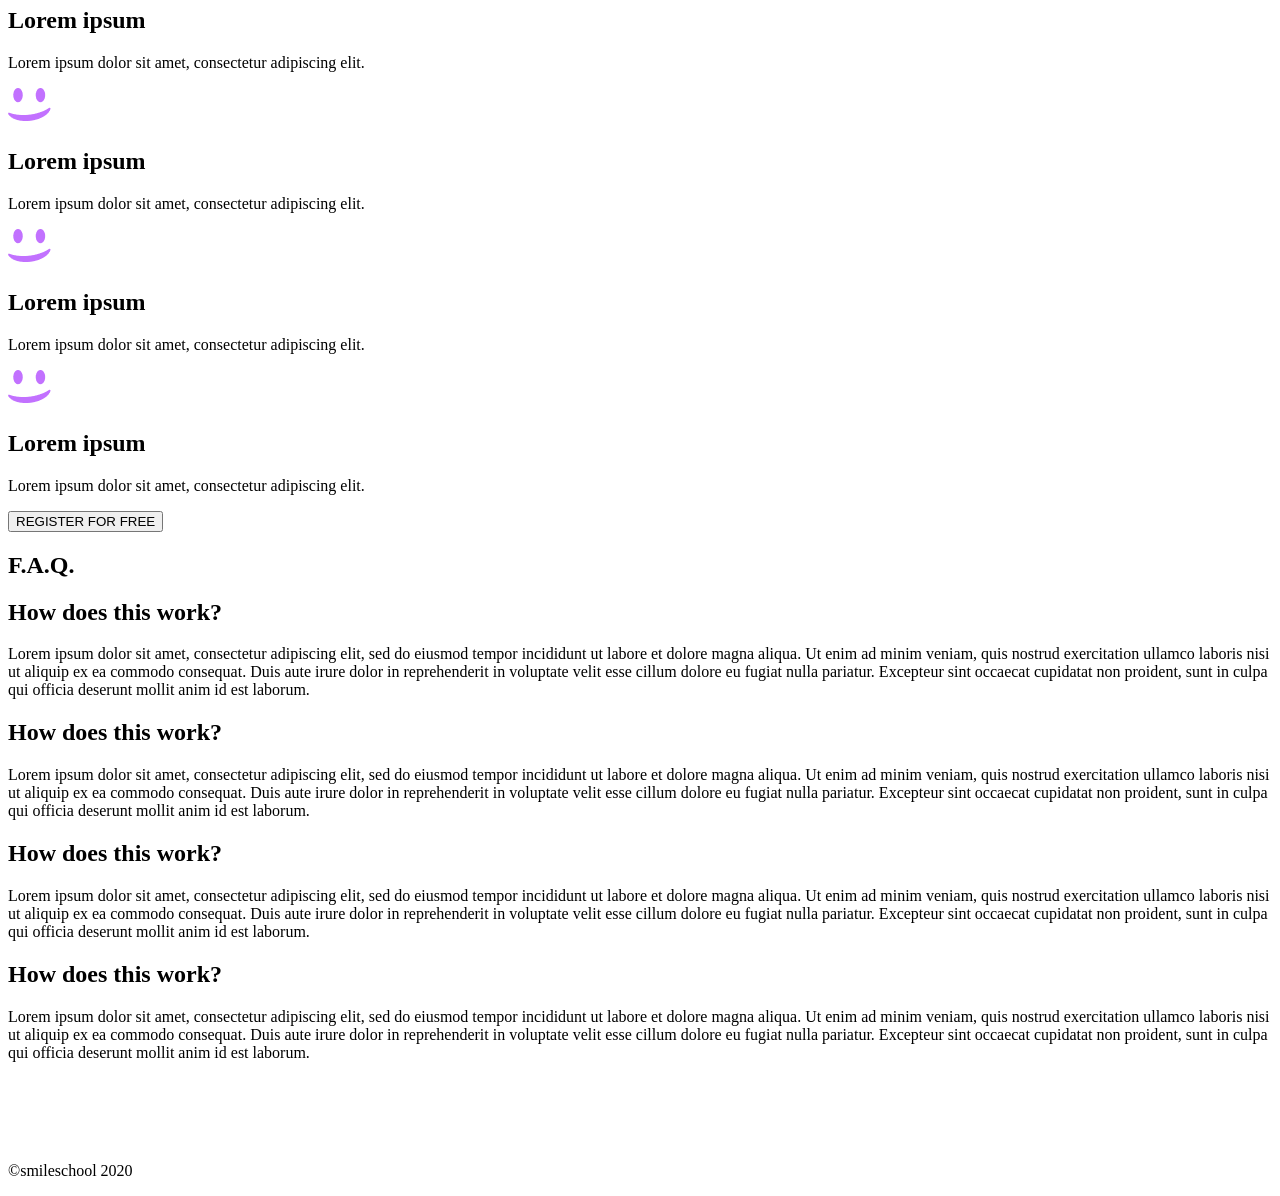
<file: html_advanced/task_7/index.html>
<!doctype html>
<html lang="en">
    <head>
        <meta charset="UTF-8" />
        <meta name="viewport" content="width=device-width, initial-scale=1.0" />
        <title>Smile School</title>
    </head>
    <body>
        <header class="header">
            <a href="#" class="logo">
                <img src="./logo.png" alt="Smile School Logo" />
            </a>
            <nav class="menu">
                <a href="#COURSES">COURSES</a>
                <a href="#PRICING">PRICING</a>
                <a href="#LOGIN">LOGIN</a>
            </nav>
        </header>
        <main>
            <section class="part">
                <div>
                    <h1>Get schooled</h1>
                    <p>SMILES GRIN LAUGH</p>
                    <button>REGISTER FOR FREE</button>
                </div>
                <div>
                    <h2>Learn from the pros</h2>
                    <div>
                        <img src="./profile-1.png" alt="IMAGE" />
                        <h3>Phillip Massey</h3>
                        <p>« Smile of the year » 2018 - 2019</p>
                    </div>
                    <div>
                        <img src="./profile-2.png" alt="IMAGE" />
                        <h3>Nannie Lawrence</h3>
                        <p>Best « little smile » 2017</p>
                    </div>
                    <div>
                        <img src="./profile-3.png" alt="IMAGE" />
                        <h3>Bruce Walters</h3>
                        <p>Best « Friend Smile » live performance 2019</p>
                    </div>
                    <div>
                        <img src="./profile-4.png" alt="IMAGE" />
                        <h3>Henry Hughes</h3>
                        <p>« 24h smiles » winner 2016 - 2019</p>
                    </div>
                </div>
            </section>
            <section class="part_1_testimonials">
                <div class="avatar">
                    <img src="./logo.png" alt="IMAGE" />
                </div>
                <div class="text">
                    <blockquote>
                        « Those tutorials are concise and go straight to the
                        point. I can’t think of a better place to learn smiling.
                        And it’s so fun!
                    </blockquote>
                    <p>Person Name</p>
                    <p>weather presenter </p>
                </div>
            </section>
            <section class="part_2_tutorials">
                <h1 class="title">TITLE</h1>
                <div class="tutorials">
                    <div class="tutorial">
                        <img src="./video1.png" alt="IMAGE" />
                        <h3>Diagonal Smile</h3>
                        <p
                            >Lorem ipsum dolor sit amet, consect adipiscing
                            elit, sed do eiusmod.</p
                        >
                        <div class="author">
                            <img src="./author.png" alt="IMAGE" />
                            <h3>Phillip Massey</h3>
                        </div>
                        <div class="rating">
                            <div>
                                <img src="./rating.png" alt="IMAGE" />
                            </div>
                            <p>8 min</p>
                        </div>
                    </div>
                    <div>
                        <img src="./video2.png" alt="IMAGE" />
                        <h3>Sad Smile</h3>
                        <p>
                            Lorem ipsum dolor sit amet, consect adipiscing elit,
                            sed do eiusmod.
                        </p>
                        <div class="author">
                            <img src="./author.png" alt="IMAGE" />
                            <h3>Phillip Massey</h3>
                        </div>
                        <div class="rating">
                            <div>
                                <img src="./rating.png" alt="IMAGE" />
                            </div>
                            <p>8 min</p>
                        </div>
                    </div>
                    <div>
                        <img src="./video3.png" alt="IMAGE" />
                        <h3>Natural Smile</h3>
                        <p>
                            Lorem ipsum dolor sit amet, consect adipiscing elit,
                            sed do eiusmod.
                        </p>
                        <div class="author">
                            <img src="./author.png" alt="IMAGE" />
                            <h3>Phillip Massey</h3>
                        </div>
                        <div class="rating">
                            <div>
                                <img src="./rating.png" alt="IMAGE" />
                            </div>
                            <p>8 min</p>
                        </div>
                    </div>
                    <div>
                        <img src="./video4.png" alt="IMAGE" />
                        <h3>Happy Smile</h3>
                        <p>
                            Lorem ipsum dolor sit amet, consect adipiscing elit,
                            sed do eiusmod.
                        </p>
                        <div class="author">
                            <img src="./author.png" alt="IMAGE" />
                            <h3>Phillip Massey</h3>
                        </div>
                        <div class="rating">
                            <div>
                                <img src="./rating.png" alt="IMAGE" />
                            </div>
                            <p>8 min</p>
                        </div>
                    </div>
                </div>
            </section>
            <section class="part_3_free_membership">
                <h1>Free membership</h1>
                <div class="memberships">
                    <div class="membership">
                        <img src="./smile.png" alt="IMAGE" />
                        <h2>Lorem ipsum</h2>
                        <p
                            >Lorem ipsum dolor sit amet, consectetur adipiscing
                            elit.</p
                        >
                    </div>
                    <div class="membership">
                        <img src="./smile.png" alt="IMAGE" />
                        <h2>Lorem ipsum</h2>
                        <p
                            >Lorem ipsum dolor sit amet, consectetur adipiscing
                            elit.</p
                        >
                    </div>
                    <div class="membership">
                        <img src="./smile.png" alt="IMAGE" />
                        <h2>Lorem ipsum</h2>
                        <p
                            >Lorem ipsum dolor sit amet, consectetur adipiscing
                            elit.</p
                        >
                    </div>
                    <div class="membership">
                        <img src="./smile.png" alt="IMAGE" />
                        <h2>Lorem ipsum</h2>
                        <p
                            >Lorem ipsum dolor sit amet, consectetur adipiscing
                            elit.</p
                        >
                    </div>
                </div>
                <button class="register_button">REGISTER FOR FREE</button>
            </section>
            <section class="part_4_faq">
                <h1>F.A.Q.</h1>
                <div>
                    <div>
                        <div>
                            <h2>How does this work?</h2>
                            <p
                                >Lorem ipsum dolor sit amet, consectetur
                                adipiscing elit, sed do eiusmod tempor
                                incididunt ut labore et dolore magna aliqua. Ut
                                enim ad minim veniam, quis nostrud exercitation
                                ullamco laboris nisi ut aliquip ex ea commodo
                                consequat. Duis aute irure dolor in
                                reprehenderit in voluptate velit esse cillum
                                dolore eu fugiat nulla pariatur. Excepteur sint
                                occaecat cupidatat non proident, sunt in culpa
                                qui officia deserunt mollit anim id est
                                laborum.</p
                            >
                        </div>
                        <div>
                            <h2>How does this work?</h2>
                            <p
                                >Lorem ipsum dolor sit amet, consectetur
                                adipiscing elit, sed do eiusmod tempor
                                incididunt ut labore et dolore magna aliqua. Ut
                                enim ad minim veniam, quis nostrud exercitation
                                ullamco laboris nisi ut aliquip ex ea commodo
                                consequat. Duis aute irure dolor in
                                reprehenderit in voluptate velit esse cillum
                                dolore eu fugiat nulla pariatur. Excepteur sint
                                occaecat cupidatat non proident, sunt in culpa
                                qui officia deserunt mollit anim id est
                                laborum.</p
                            >
                        </div>
                    </div>
                    <div>
                        <div>
                            <h2>How does this work?</h2>
                            <p
                                >Lorem ipsum dolor sit amet, consectetur
                                adipiscing elit, sed do eiusmod tempor
                                incididunt ut labore et dolore magna aliqua. Ut
                                enim ad minim veniam, quis nostrud exercitation
                                ullamco laboris nisi ut aliquip ex ea commodo
                                consequat. Duis aute irure dolor in
                                reprehenderit in voluptate velit esse cillum
                                dolore eu fugiat nulla pariatur. Excepteur sint
                                occaecat cupidatat non proident, sunt in culpa
                                qui officia deserunt mollit anim id est
                                laborum.</p
                            >
                        </div>
                        <div>
                            <h2>How does this work?</h2>
                            <p
                                >Lorem ipsum dolor sit amet, consectetur
                                adipiscing elit, sed do eiusmod tempor
                                incididunt ut labore et dolore magna aliqua. Ut
                                enim ad minim veniam, quis nostrud exercitation
                                ullamco laboris nisi ut aliquip ex ea commodo
                                consequat. Duis aute irure dolor in
                                reprehenderit in voluptate velit esse cillum
                                dolore eu fugiat nulla pariatur. Excepteur sint
                                occaecat cupidatat non proident, sunt in culpa
                                qui officia deserunt mollit anim id est
                                laborum.</p
                            >
                        </div>
                    </div>
                </div>
            </section>
        </main>
        <footer>
            <div class="container">
                <div class="logo">
                    <img src="./logo.png" alt="Smile School Logo" />
                </div>
                <div class="socials">
                    <a href="#"> <img src="./facebook.png" alt="Social 1" /></a>
                    <a href="#"> <img src="./twitter.png" alt="Social 2" /></a>
                    <a href="#">
                        <img src="./instagram.png" alt="Social 3"
                    /></a>
                </div>
                <p>©smileschool 2020</p>
            </div>
        </footer>
    </body>
</html>
</file>
<file: css_advanced/task_1/styles.css>
@font-face {
    font-family: SourceSansPro;
    src: url(../assets/source-sans-pro_bold.otf);
    font-weight: 600;
    font-display: swap;
}

@font-face {
    font-family: SourceSansPro;
    src: url(../assets/source-sans-pro_light.otf);
    font-weight: 300;
    font-display: swap;
}

@font-face {
    font-family: SpinCycleOT;
    src: url(../assets/spin-cycle-ot.otf);
    font-display: swap;
}

/* ----- GENERAL ----- */

* {
    box-sizing: border-box;
    margin: 0;
    padding: 0;
}

html {
    scroll-behavior: smooth;
    width: 100%;
    height: 100%;
    font-family: "Source Sans Pro", Helvetica, sans-serif;
}

h1,
h2,
h3,
a,
p {
    font-family: SourceSansPro;
    font-weight: 600;
    text-align: center;
    color: white;
}
</file>
<file: css_advanced/task_2/styles.css>
@font-face {
    font-family: SourceSansPro;
    src: url(../assets/source-sans-pro_bold.otf);
    font-weight: 600;
    font-display: swap;
}

@font-face {
    font-family: SourceSansPro;
    src: url(../assets/source-sans-pro_light.otf);
    font-weight: 300;
    font-display: swap;
}

@font-face {
    font-family: SpinCycleOT;
    src: url(../assets/spin-cycle-ot.otf);
    font-display: swap;
}

/* ----- GENERAL ----- */

* {
    box-sizing: border-box;
    margin: 0;
    padding: 0;
}

html {
    scroll-behavior: smooth;
    width: 100%;
    height: 100%;
    font-family: SourceSansPro;
}

h1,
h2,
h3,
a,
p {
    font-family: SourceSansPro;
    font-weight: 600;
    text-align: center;
    color: white;
}

.header {
    display: flex;
    justify-content: space-between;
    align-items: center;
    width: 1200px;
    height: 35px;
    position: absolute;
    top: 0;
    left: 0;
    right: 0;
    margin-top: 25px;
    margin-left: auto;
    margin-right: auto;
    z-index: 100;
    background: transparent;
}

.header .menu {
    display: flex;
    justify-content: space-between;
    width: 234px;
    height: 15px;
}

.header a {
    font-size: 12px;
    text-decoration: none;
}

main {
    display: flex;
    flex-direction: column;
    align-items: center;
}

.hero {
    display: flex;
    flex-direction: column;
    background-image:
        radial-gradient(
            circle at center,
            rgba(0, 0, 0, 0.4),
            rgba(0, 0, 0, 0.9)
        ),
        url("./background.png");
    background-size: cover;
    background-position: center;
    background-repeat: no-repeat;
    width: 100%;
    height: 1093px;
}

.hero .title {
    display: flex;
    flex-direction: column;
    align-items: center;
    margin-top: 150px;
    color: white;
}

.hero .title h1 {
    font-size: 120px;
}

.hero .title p {
    width: 100%;
    max-width: 250px;
    text-align: justify;
    text-justify: inter-word;
    margin-bottom: 25px;
    font-weight: 700;
}

.hero .title p::after {
    content: "";
    display: inline-block;
    width: 100%;
}

.keywords {
    display: flex;
    justify-content: center;
    gap: 60px; /* important */
    margin-bottom: 25px;
    margin: 20px 0;
}

.keywords span {
    font-weight: 700;
    font-size: 16px;
}

.hero .title button {
    background: #c271ff;
    border-radius: 999px;
    padding: 15px 25px;
    border: none;
    color: white;
    box-shadow: 0 4px 16px 0 rgba(0, 0, 0, 0.5);
}

.hero .pros {
    display: flex;
    flex-direction: column;
    align-items: center;
    gap: 75px;
    margin-top: 150px;
}

.hero .pros h2 {
    font-family: SourceSansPro;
    font-weight: 300;
    font-size: 32px;
}

.purple-word {
    font-weight: 600;
    color: #c271ff;
}

.hero .peoples {
    display: flex;
    flex-direction: row;
    align-items: center;
    justify-content: center;
    gap: 125px;
    width: 100%;
}

.hero .peoples .people blockquote {
    font-family: SourceSansPro;
    font-weight: 400;
}

.hero .peoples .people {
    display: flex;
    flex-direction: column;
    align-items: center;
    gap: 10px;
    width: 150px;
    color: white;
}

.hero .peoples .people img {
    width: 150px;
    border-radius: 50%;
}

.hero .peoples .people h3 {
    font-family: SourceSansPro;
    font-weight: 600;
    font-size: 18px;
}

.hero .peoples .people p {
    font-family: SourceSansPro;
    font-weight: 400;
    font-style: italic;
    text-align: center;
}
</file>
